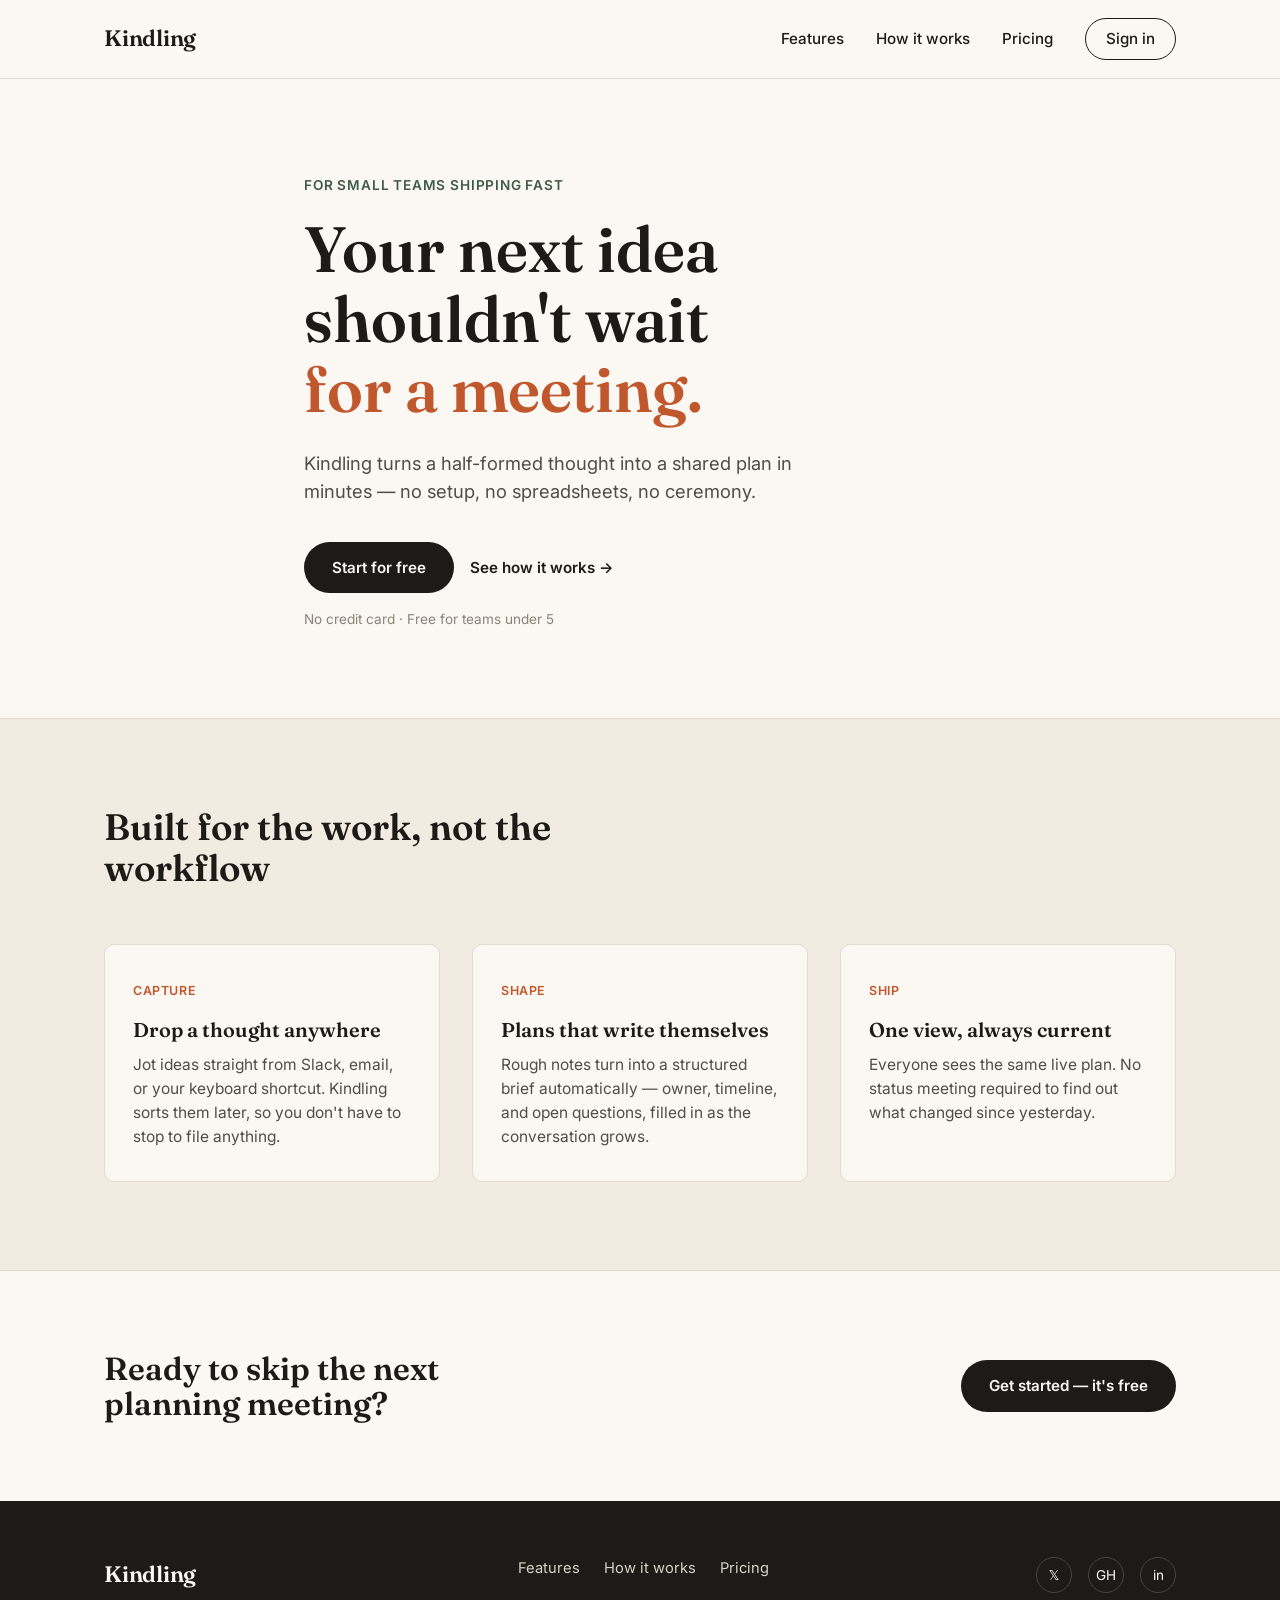
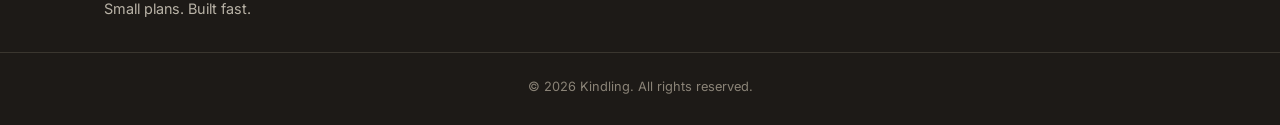
<file: index.html>
<!DOCTYPE html>
<html lang="en">
<head>
  <meta charset="UTF-8" />
  <meta name="viewport" content="width=device-width, initial-scale=1.0" />
  <title>Kindling — Plan less. Build more.</title>
  <link rel="preconnect" href="https://fonts.googleapis.com">
  <link href="https://fonts.googleapis.com/css2?family=Fraunces:opsz,wght@9..144,300;9..144,500;9..144,600&family=Inter:wght@400;500;600&display=swap" rel="stylesheet">
  <link rel="stylesheet" href="style.css" />
</head>
<body>

  <header class="site-header">
    <div class="container header-inner">
      <a href="#" class="logo">Kindling</a>

      <button class="nav-toggle" id="navToggle" aria-label="Toggle navigation" aria-expanded="false">
        <span></span>
        <span></span>
        <span></span>
      </button>

      <nav class="site-nav" id="siteNav">
        <a href="#features">Features</a>
        <a href="#how">How it works</a>
        <a href="#pricing">Pricing</a>
        <a href="#" class="nav-cta">Sign in</a>
      </nav>
    </div>
  </header>

  <main>
    <section class="hero">
      <div class="container hero-inner">
        <p class="eyebrow">For small teams shipping fast</p>
        <h1>Your next idea<br>shouldn't wait<br><em>for a meeting.</em></h1>
        <p class="hero-sub">
          Kindling turns a half-formed thought into a shared plan in minutes —
          no setup, no spreadsheets, no ceremony.
        </p>
        <div class="hero-actions">
          <a href="#" class="btn btn-primary">Start for free</a>
          <a href="#how" class="btn btn-ghost">See how it works →</a>
        </div>
        <p class="hero-note">No credit card · Free for teams under 5</p>
      </div>
    </section>

    <section class="features" id="features">
      <div class="container">
        <h2>Built for the work, not the workflow</h2>
        <div class="feature-grid">
          <article class="feature-card">
            <span class="feature-mark">Capture</span>
            <h3>Drop a thought anywhere</h3>
            <p>Jot ideas straight from Slack, email, or your keyboard shortcut. Kindling sorts them later, so you don't have to stop to file anything.</p>
          </article>
          <article class="feature-card">
            <span class="feature-mark">Shape</span>
            <h3>Plans that write themselves</h3>
            <p>Rough notes turn into a structured brief automatically — owner, timeline, and open questions, filled in as the conversation grows.</p>
          </article>
          <article class="feature-card">
            <span class="feature-mark">Ship</span>
            <h3>One view, always current</h3>
            <p>Everyone sees the same live plan. No status meeting required to find out what changed since yesterday.</p>
          </article>
        </div>
      </div>
    </section>

    <section class="cta-band" id="how">
      <div class="container cta-band-inner">
        <h2>Ready to skip the next planning meeting?</h2>
        <a href="#" class="btn btn-primary">Get started — it's free</a>
      </div>
    </section>
  </main>

  <footer class="site-footer">
    <div class="container footer-inner">
      <div class="footer-brand">
        <span class="logo">Kindling</span>
        <p>Small plans. Built fast.</p>
      </div>

      <nav class="footer-links">
        <a href="#features">Features</a>
        <a href="#how">How it works</a>
        <a href="#pricing">Pricing</a>
      </nav>

      <div class="social-links">
        <a href="#" aria-label="Twitter / X">𝕏</a>
        <a href="#" aria-label="GitHub">GH</a>
        <a href="#" aria-label="LinkedIn">in</a>
      </div>
    </div>
    <p class="footer-copy">© 2026 Kindling. All rights reserved.</p>
  </footer>

  <script>
    const navToggle = document.getElementById('navToggle');
    const siteNav = document.getElementById('siteNav');
    navToggle.addEventListener('click', () => {
      const isOpen = siteNav.classList.toggle('is-open');
      navToggle.setAttribute('aria-expanded', isOpen);
    });
  </script>
</body>
</html>
</file>
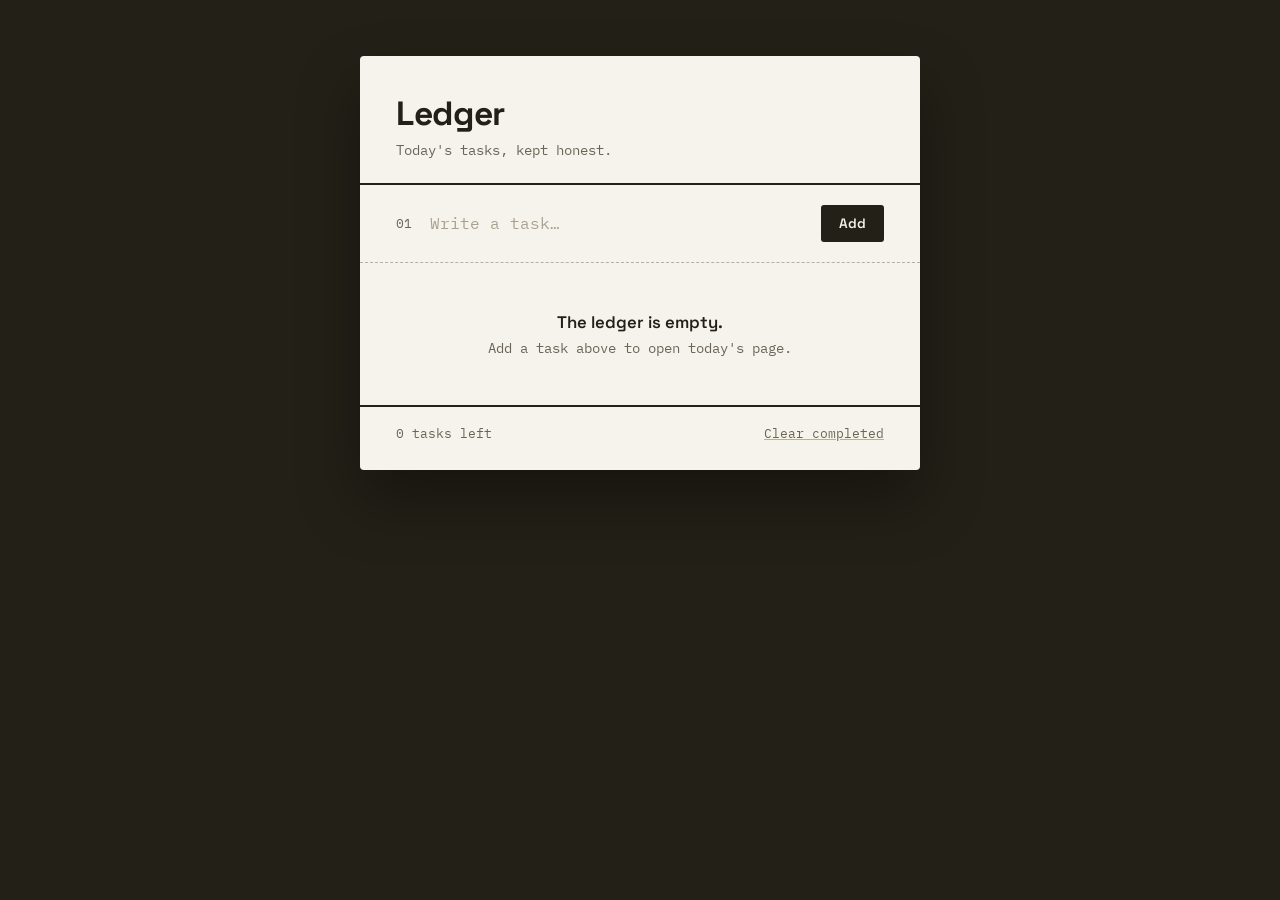
<file: Task-2/index.html>
<!DOCTYPE html>
<html lang="en">
<head>
  <meta charset="UTF-8" />
  <meta name="viewport" content="width=device-width, initial-scale=1.0" />
  <title>Ledger — A To-Do List</title>
  <link rel="preconnect" href="https://fonts.googleapis.com">
  <link href="https://fonts.googleapis.com/css2?family=Space+Grotesk:wght@500;600;700&family=IBM+Plex+Mono:wght@400;500&display=swap" rel="stylesheet">
  <link rel="stylesheet" href="style.css" />
</head>
<body>

  <main class="sheet">
    <header class="sheet-header">
      <h1>Ledger</h1>
      <p class="subtitle">Today's tasks, kept honest.</p>
    </header>

    <form id="taskForm" class="entry-row" autocomplete="off">
      <span class="entry-index" id="nextIndex">01</span>
      <input
        type="text"
        id="taskInput"
        class="entry-input"
        placeholder="Write a task…"
        aria-label="New task"
        maxlength="120"
      />
      <button type="submit" class="add-btn" aria-label="Add task">Add</button>
    </form>

    <p class="error-msg" id="errorMsg" role="alert"></p>

    <section class="ledger-body">
      <ul id="taskList" class="task-list"></ul>

      <div class="empty-state" id="emptyState">
        <p>The ledger is empty.</p>
        <p class="empty-sub">Add a task above to open today's page.</p>
      </div>
    </section>

    <footer class="sheet-footer">
      <span id="taskCount">0 tasks</span>
      <button type="button" id="clearCompleted" class="clear-btn">Clear completed</button>
    </footer>
  </main>

  <script src="script.js"></script>
</body>
</html>
</file>
<file: style.css>
/* -----------------------------------
   Tokens
----------------------------------- */
:root {
  --ink: #1d1a17;
  --paper: #fbf8f3;
  --paper-dim: #f1ebe1;
  --moss: #3f5b46;
  --ember: #c1572d;
  --line: #e3dccd;

  --font-display: 'Fraunces', Georgia, serif;
  --font-body: 'Inter', system-ui, sans-serif;

  --max-width: 1120px;
  --radius: 10px;
}

/* -----------------------------------
   Reset
----------------------------------- */
* {
  margin: 0;
  padding: 0;
  box-sizing: border-box;
}

html {
  scroll-behavior: smooth;
}

body {
  font-family: var(--font-body);
  background: var(--paper);
  color: var(--ink);
  line-height: 1.55;
  -webkit-font-smoothing: antialiased;
}

a {
  color: inherit;
  text-decoration: none;
}

img {
  max-width: 100%;
  display: block;
}

.container {
  width: 100%;
  max-width: var(--max-width);
  margin: 0 auto;
  padding: 0 24px;
}

h1, h2, h3 {
  font-family: var(--font-display);
  font-weight: 600;
  line-height: 1.1;
}

em {
  color: var(--ember);
  font-style: normal;
}

/* -----------------------------------
   Buttons
----------------------------------- */
.btn {
  display: inline-flex;
  align-items: center;
  justify-content: center;
  padding: 14px 28px;
  border-radius: 999px;
  font-weight: 600;
  font-size: 0.95rem;
  transition: transform 0.15s ease, box-shadow 0.15s ease, background 0.15s ease;
}

.btn-primary {
  background: var(--ink);
  color: var(--paper);
}

.btn-primary:hover {
  transform: translateY(-2px);
  box-shadow: 0 8px 20px rgba(29, 26, 23, 0.25);
}

.btn-ghost {
  background: transparent;
  color: var(--ink);
  padding-left: 8px;
}

.btn-ghost:hover {
  color: var(--ember);
}

/* -----------------------------------
   Header
----------------------------------- */
.site-header {
  position: sticky;
  top: 0;
  z-index: 50;
  background: rgba(251, 248, 243, 0.9);
  backdrop-filter: blur(8px);
  border-bottom: 1px solid var(--line);
}

.header-inner {
  display: flex;
  align-items: center;
  justify-content: space-between;
  padding-top: 18px;
  padding-bottom: 18px;
}

.logo {
  font-family: var(--font-display);
  font-size: 1.4rem;
  font-weight: 600;
  letter-spacing: -0.01em;
}

.site-nav {
  display: flex;
  align-items: center;
  gap: 32px;
  font-weight: 500;
  font-size: 0.95rem;
}

.site-nav a:hover {
  color: var(--ember);
}

.nav-cta {
  border: 1px solid var(--ink);
  border-radius: 999px;
  padding: 8px 20px;
}

.nav-cta:hover {
  background: var(--ink);
  color: var(--paper);
}

.nav-toggle {
  display: none;
  flex-direction: column;
  justify-content: center;
  gap: 5px;
  width: 36px;
  height: 36px;
  background: none;
  border: none;
  cursor: pointer;
}

.nav-toggle span {
  display: block;
  height: 2px;
  width: 100%;
  background: var(--ink);
  border-radius: 2px;
  transition: transform 0.2s ease, opacity 0.2s ease;
}

/* -----------------------------------
   Hero
----------------------------------- */
.hero {
  padding: 96px 0 88px;
}

.hero-inner {
  max-width: 720px;
}

.eyebrow {
  font-size: 0.85rem;
  font-weight: 600;
  letter-spacing: 0.06em;
  text-transform: uppercase;
  color: var(--moss);
  margin-bottom: 18px;
}

.hero h1 {
  font-size: clamp(2.4rem, 5.5vw, 4rem);
  margin-bottom: 24px;
}

.hero-sub {
  font-size: 1.15rem;
  color: #514c45;
  max-width: 520px;
  margin-bottom: 36px;
}

.hero-actions {
  display: flex;
  align-items: center;
  gap: 8px;
  flex-wrap: wrap;
  margin-bottom: 16px;
}

.hero-note {
  font-size: 0.85rem;
  color: #8a8377;
}

/* -----------------------------------
   Features
----------------------------------- */
.features {
  background: var(--paper-dim);
  padding: 88px 0;
  border-top: 1px solid var(--line);
  border-bottom: 1px solid var(--line);
}

.features h2 {
  font-size: clamp(1.7rem, 3.5vw, 2.3rem);
  max-width: 480px;
  margin-bottom: 56px;
}

.feature-grid {
  display: grid;
  grid-template-columns: repeat(3, 1fr);
  gap: 32px;
}

.feature-card {
  background: var(--paper);
  border: 1px solid var(--line);
  border-radius: var(--radius);
  padding: 32px 28px;
}

.feature-mark {
  display: inline-block;
  font-size: 0.78rem;
  font-weight: 600;
  letter-spacing: 0.05em;
  text-transform: uppercase;
  color: var(--ember);
  margin-bottom: 18px;
}

.feature-card h3 {
  font-size: 1.25rem;
  margin-bottom: 12px;
}

.feature-card p {
  color: #514c45;
  font-size: 0.97rem;
}

/* -----------------------------------
   CTA band
----------------------------------- */
.cta-band {
  padding: 80px 0;
}

.cta-band-inner {
  display: flex;
  align-items: center;
  justify-content: space-between;
  flex-wrap: wrap;
  gap: 24px;
}

.cta-band h2 {
  font-size: clamp(1.6rem, 3vw, 2rem);
  max-width: 420px;
}

/* -----------------------------------
   Footer
----------------------------------- */
.site-footer {
  background: var(--ink);
  color: var(--paper);
  padding: 56px 0 28px;
}

.footer-inner {
  display: flex;
  justify-content: space-between;
  align-items: flex-start;
  flex-wrap: wrap;
  gap: 32px;
  padding-bottom: 32px;
}

.footer-brand .logo {
  color: var(--paper);
}

.footer-brand p {
  color: #b9b3a7;
  font-size: 0.9rem;
  margin-top: 6px;
}

.footer-links {
  display: flex;
  gap: 24px;
  font-size: 0.92rem;
  color: #d8d2c6;
}

.footer-links a:hover {
  color: var(--paper);
}

.social-links {
  display: flex;
  gap: 16px;
}

.social-links a {
  display: flex;
  align-items: center;
  justify-content: center;
  width: 36px;
  height: 36px;
  border: 1px solid #4a463f;
  border-radius: 50%;
  font-size: 0.85rem;
}

.social-links a:hover {
  border-color: var(--paper);
}

.footer-copy {
  text-align: center;
  font-size: 0.8rem;
  color: #8a8377;
  border-top: 1px solid #3a362f;
  padding-top: 24px;
}

/* -----------------------------------
   Responsive — tablet
----------------------------------- */
@media (max-width: 900px) {
  .feature-grid {
    grid-template-columns: 1fr 1fr;
  }
}

/* -----------------------------------
   Responsive — mobile (nav collapse)
----------------------------------- */
@media (max-width: 700px) {
  .nav-toggle {
    display: flex;
  }

  .site-nav {
    position: absolute;
    top: 100%;
    left: 0;
    right: 0;
    flex-direction: column;
    align-items: flex-start;
    gap: 0;
    background: var(--paper);
    border-bottom: 1px solid var(--line);
    max-height: 0;
    overflow: hidden;
    transition: max-height 0.25s ease;
  }

  .site-nav.is-open {
    max-height: 280px;
  }

  .site-nav a {
    width: 100%;
    padding: 16px 24px;
    border-top: 1px solid var(--line);
  }

  .nav-cta {
    margin: 16px 24px;
    text-align: center;
    border-radius: 999px;
  }

  .hero {
    padding: 64px 0 56px;
  }

  .features {
    padding: 64px 0;
  }

  .feature-grid {
    grid-template-columns: 1fr;
  }

  .cta-band-inner {
    text-align: center;
    justify-content: center;
    flex-direction: column;
  }

  .footer-inner {
    flex-direction: column;
  }
}

/* -----------------------------------
   Reduced motion
----------------------------------- */
@media (prefers-reduced-motion: reduce) {
  * {
    transition: none !important;
    scroll-behavior: auto !important;
  }
}
</file>
<file: Task-2/style.css>
:root {
  --paper: #f6f3ec;
  --ink: #232017;
  --ink-soft: #6b6557;
  --rule: #d8d2c2;
  --rule-strong: #b9b09a;
  --red: #b3402c;
  --green: #4c6b4f;
  --highlight: #fff7df;

  --font-display: 'Space Grotesk', system-ui, sans-serif;
  --font-mono: 'IBM Plex Mono', 'Courier New', monospace;
}

* {
  margin: 0;
  padding: 0;
  box-sizing: border-box;
}

body {
  background: var(--ink);
  font-family: var(--font-mono);
  color: var(--ink);
  min-height: 100vh;
  display: flex;
  align-items: flex-start;
  justify-content: center;
  padding: 56px 20px;
}

.sheet {
  width: 100%;
  max-width: 560px;
  background: var(--paper);
  border-radius: 4px;
  box-shadow: 0 30px 60px rgba(0, 0, 0, 0.35);
  overflow: hidden;
}

.sheet-header {
  padding: 36px 36px 24px;
  border-bottom: 2px solid var(--ink);
}

.sheet-header h1 {
  font-family: var(--font-display);
  font-size: 2.1rem;
  font-weight: 700;
  letter-spacing: -0.01em;
}

.subtitle {
  font-size: 0.85rem;
  color: var(--ink-soft);
  margin-top: 6px;
}

.entry-row {
  display: flex;
  align-items: center;
  gap: 12px;
  padding: 20px 36px;
  border-bottom: 1px dashed var(--rule-strong);
}

.entry-index {
  font-size: 0.8rem;
  color: var(--ink-soft);
  width: 22px;
  flex-shrink: 0;
}

.entry-input {
  flex: 1;
  border: none;
  background: transparent;
  font-family: var(--font-mono);
  font-size: 0.98rem;
  color: var(--ink);
  padding: 6px 0;
  border-bottom: 1px solid transparent;
}

.entry-input:focus {
  outline: none;
  border-bottom: 1px solid var(--ink);
}

.entry-input::placeholder {
  color: #a9a18c;
}

.add-btn {
  background: var(--ink);
  color: var(--paper);
  border: none;
  font-family: var(--font-display);
  font-weight: 600;
  font-size: 0.85rem;
  padding: 10px 18px;
  border-radius: 3px;
  cursor: pointer;
  transition: background 0.15s ease, transform 0.1s ease;
}

.add-btn:hover {
  background: var(--green);
}

.add-btn:active {
  transform: scale(0.97);
}

.add-btn:focus-visible,
.entry-input:focus-visible,
.task-checkbox:focus-visible,
.remove-btn:focus-visible,
.clear-btn:focus-visible {
  outline: 2px solid var(--red);
  outline-offset: 2px;
}

.error-msg {
  font-size: 0.8rem;
  color: var(--red);
  padding: 0 36px;
  min-height: 0;
  max-height: 0;
  overflow: hidden;
  transition: max-height 0.2s ease, padding 0.2s ease;
}

.error-msg.visible {
  max-height: 40px;
  padding: 10px 36px 0;
}


.ledger-body {
  min-height: 120px;
}

.task-list {
  list-style: none;
}

.task-item {
  display: flex;
  align-items: center;
  gap: 14px;
  padding: 16px 36px;
  border-bottom: 1px solid var(--rule);
  animation: slideIn 0.18s ease;
}

@keyframes slideIn {
  from { opacity: 0; transform: translateY(-6px); }
  to { opacity: 1; transform: translateY(0); }
}

.task-index {
  font-size: 0.8rem;
  color: var(--ink-soft);
  width: 22px;
  flex-shrink: 0;
}

.task-checkbox {
  width: 18px;
  height: 18px;
  flex-shrink: 0;
  border: 1.5px solid var(--ink);
  border-radius: 3px;
  background: transparent;
  cursor: pointer;
  position: relative;
  appearance: none;
}

.task-checkbox:checked {
  background: var(--green);
  border-color: var(--green);
}

.task-checkbox:checked::after {
  content: '✓';
  position: absolute;
  top: 50%;
  left: 50%;
  transform: translate(-50%, -56%);
  color: var(--paper);
  font-size: 0.7rem;
  font-weight: 700;
}

.task-text {
  flex: 1;
  font-size: 0.98rem;
  word-break: break-word;
  transition: color 0.15s ease;
}

.task-item.completed .task-text {
  color: var(--ink-soft);
  text-decoration: line-through;
  text-decoration-color: var(--rule-strong);
}

.task-item.completed .task-index {
  color: var(--rule-strong);
}

.remove-btn {
  background: none;
  border: none;
  color: var(--ink-soft);
  font-size: 0.85rem;
  cursor: pointer;
  padding: 4px 6px;
  border-radius: 3px;
  flex-shrink: 0;
}

.remove-btn:hover {
  color: var(--red);
  background: rgba(179, 64, 44, 0.08);
}

.empty-state {
  display: none;
  text-align: center;
  padding: 48px 36px;
  color: var(--ink-soft);
}

.empty-state.visible {
  display: block;
}

.empty-state p:first-child {
  font-family: var(--font-display);
  font-weight: 600;
  color: var(--ink);
  font-size: 1.05rem;
  margin-bottom: 6px;
}

.empty-sub {
  font-size: 0.85rem;
}


.sheet-footer {
  display: flex;
  align-items: center;
  justify-content: space-between;
  padding: 18px 36px 28px;
  border-top: 2px solid var(--ink);
  font-size: 0.8rem;
  color: var(--ink-soft);
}

.clear-btn {
  background: none;
  border: none;
  color: var(--ink-soft);
  font-family: var(--font-mono);
  font-size: 0.8rem;
  cursor: pointer;
  text-decoration: underline;
  text-decoration-color: var(--rule-strong);
}

.clear-btn:hover {
  color: var(--red);
}


@media (prefers-reduced-motion: reduce) {
  * {
    animation: none !important;
    transition: none !important;
  }
}

@media (max-width: 480px) {
  body {
    padding: 24px 12px;
  }

  .sheet-header,
  .entry-row,
  .task-item,
  .sheet-footer {
    padding-left: 20px;
    padding-right: 20px;
  }

  .error-msg {
    padding-left: 20px;
    padding-right: 20px;
  }

  .error-msg.visible {
    padding: 10px 20px 0;
  }
}
</file>
